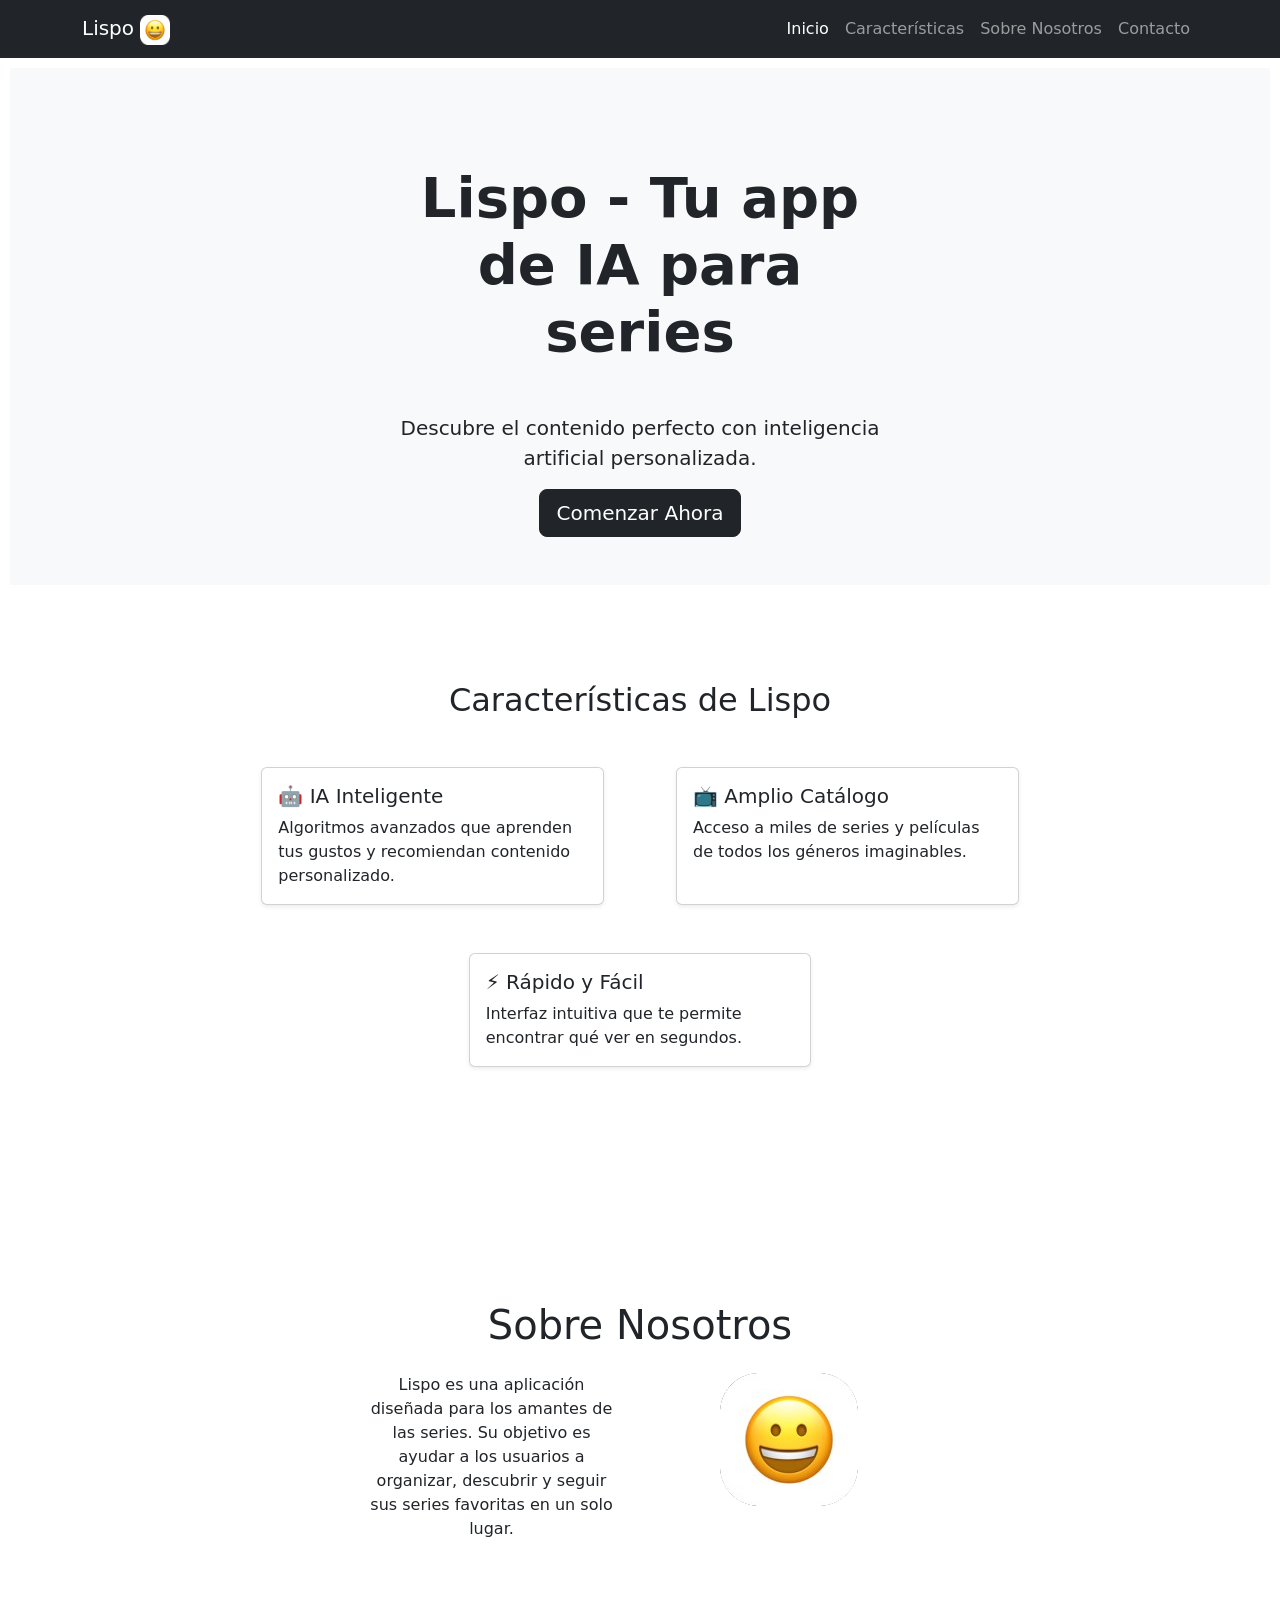
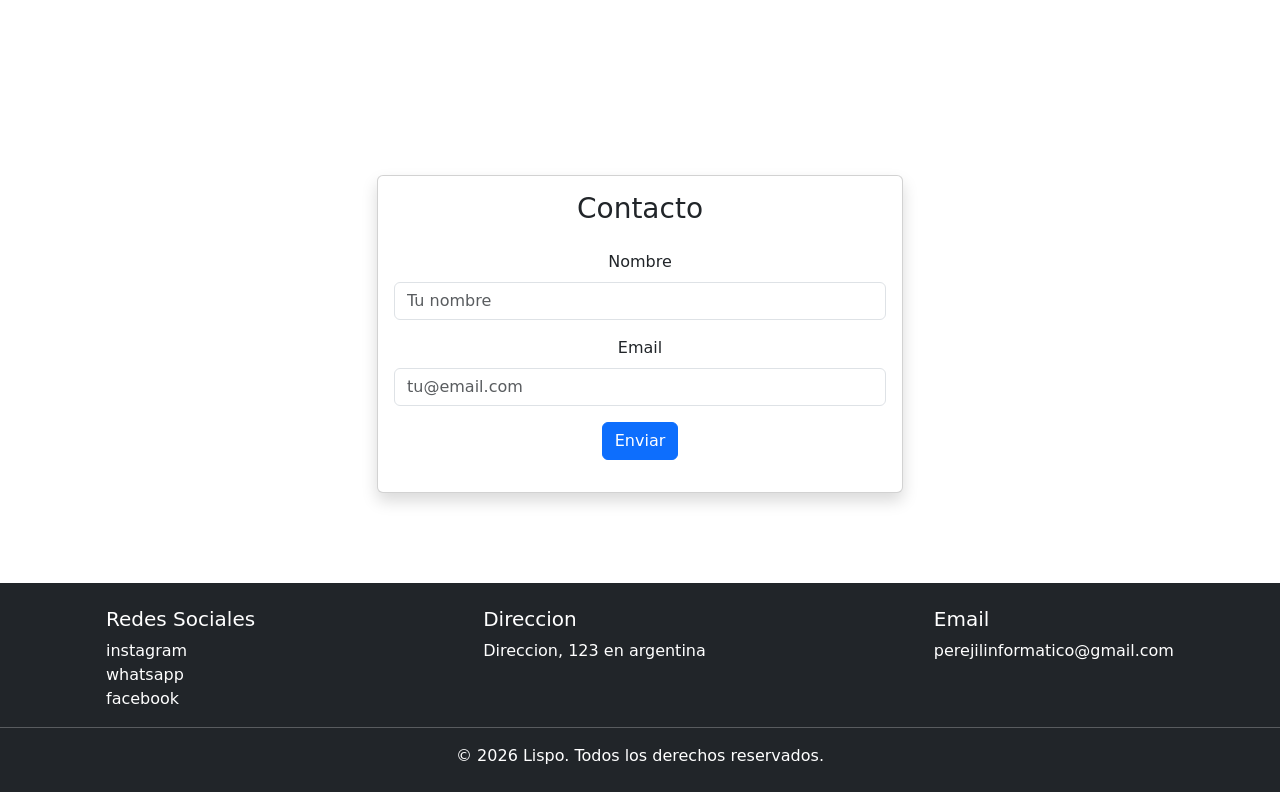
<file: index.html>
<!DOCTYPE html>
<html lang="es">
<head>
    <meta charset="UTF-8">
    <meta name="viewport" content="width=device-width, initial-scale=1.0">
    <title>Proyecto final - landing page</title>
    <meta name="description" content="Una landing page sobre una app fictisia">
    <meta property="og:type" content="proyect" />
    <meta property="og:title" content="Proyecto final - landing page">
    <meta property="og:description" content="Una landing page sobre una app fictisia">
    <link rel="shortcut icon" href="assets/icono.png" type="image/png">
    <link rel="stylesheet" href="style.css">
    <link href="https://cdn.jsdelivr.net/npm/bootstrap@5.3.0/dist/css/bootstrap.min.css" rel="stylesheet">
</head>
<body>
    <!-- Navbar -->
    <nav class="navbar navbar-expand-lg navbar-dark bg-dark">
        <div class="container">
            <a class="navbar-brand" href="#">
                Lispo
                <img src="icono-removebg-preview.png" alt="lispo app icono" width="30px" height="30px">
            </a>
            <button class="navbar-toggler" type="button" data-bs-toggle="collapse" data-bs-target="#navbarNav">
                <span class="navbar-toggler-icon"></span>
            </button>
            <div class="collapse navbar-collapse" id="navbarNav">
                <ul class="navbar-nav ms-auto">
                    <li class="nav-item"><a class="nav-link active" href="#">Inicio</a></li>
                    <li class="nav-item"><a class="nav-link" href="#caracteristicas">Características</a></li>
                    <li class="nav-item"><a class="nav-link" href="#sobre">Sobre Nosotros</a></li>
                    <li class="nav-item"><a class="nav-link" href="#contact">Contacto</a></li>
                </ul>
            </div>
        </div>
    </nav>
    <!-- Hero Section -->
    <section class="bg-light py-5 mb-5">
        <div class="container">
            <div class="row d-flex justify-content-center align-items-center text-center gap-5" id="div_conteiner">
                <div class="col-md-6">
                    <h1 class="display-4 fw-bold mt-5 mb-5">Lispo - Tu app de IA para series</h1>
                    <p class="lead">Descubre el contenido perfecto con inteligencia artificial personalizada.</p>
                    <a href="https://github.com/" class="btn btn-dark btn-lg">Comenzar Ahora</a>
                </div>
            </div>
        </div>
    </section>
    <section class="py-5" id="caracteristicas">
        <div class="container">
            <h2 class="text-center mb-5">Características de Lispo</h2>
            <div class="row justify-content-center gap-5">
                <div class="col-md-4">
                    <div class="card h-100 shadow-sm card_s">
                        <div class="card-body">
                            <h5 class="card-title">🤖 IA Inteligente</h5>
                            <p class="card-text">Algoritmos avanzados que aprenden tus gustos y recomiendan contenido personalizado.</p>
                        </div>
                    </div>
                </div>
                <div class="col-md-4">
                    <div class="card h-100 shadow-sm card_s">
                        <div class="card-body">
                            <h5 class="card-title">📺 Amplio Catálogo</h5>
                            <p class="card-text">Acceso a miles de series y películas de todos los géneros imaginables.</p>
                        </div>
                    </div>
                </div>
                <div class="col-md-4">
                    <div class="card h-100 shadow-sm card_s">
                        <div class="card-body">
                            <h5 class="card-title">⚡ Rápido y Fácil</h5>
                            <p class="card-text">Interfaz intuitiva que te permite encontrar qué ver en segundos.</p>
                        </div>
                    </div>
                </div>
            </div>
        </div>
    </section>
    <section id="sobre">
        <div class="conteiner text-center mt-5">
          <div class="row text-center justify-content-center gap-3">
            <h1 class="mt-5">Sobre Nosotros</h1>
            <div class="col-md-3 text-center">
                <p>Lispo es una aplicación diseñada para los amantes de las series. Su objetivo es ayudar a los usuarios a organizar, descubrir y seguir sus series favoritas en un solo lugar.</p>           
            </div>
           <div class="col-md-3 text-center">
                <img src="icono-removebg-preview.png" alt="icono imagen">
           </div>
          </div>
        </div>
    </section>
    <section id="contact">
        <div class="container mt-5">
        <div class="row justify-content-center">
        <div class="col-md-6">
        <div class="card shadow h-100 w-100 p-0 m-0">
        <div class="card-body">
       <h3 class="text-center mb-4">Contacto</h3>
       <form class="d-flex justify-content-center flex-column text-center">
       <div class="mb-3">
         <label class="form-label">Nombre</label>
         <input type="text" class="form-control" placeholder="Tu nombre">
       </div>
       <div class="mb-3">
        <label class="form-label">Email</label>
        <input type="email" class="form-control" placeholder="tu@email.com">
        <button class="btn btn-primary mt-3" type="submit" onclick="mensaje()">Enviar</button>
      </div>
    </section>
    <!-- Footer -->
    <footer class="bg-dark text-white py-4">
        <div class="d-flex justify-content-around flex-column flex-md-row flex-md-row text-center text-md-start gap-3" id="div_column">
             <div class="d-flex flex-column">
                <h5>Redes Sociales</h5>
                <a href="#" class="a__link a-link">instagram</a>
                <a href="#" class="a__link a-link">whatsapp</a>
                <a href="#" class="a__link a-link">facebook</a>
             </div>
             <div class="d-flex flex-column">
                <h5>Direccion</h5>
                <p>Direccion, 123 en argentina</p>
             </div>
             <div class="d-flex flex-column">
                <h5>Email</h5>
                <p>perejilinformatico@gmail.com</p>
             </div>
        </div>
        <hr>
        <div class="container text-center">
            <p class="mb-0">© 2026 Lispo. Todos los derechos reservados.</p>
        </div>
    </footer>
    <script src="https://cdn.jsdelivr.net/npm/bootstrap@5.3.0/dist/js/bootstrap.bundle.min.js"></script>
    <script src="script.js"></script>
</body>
</html>
</file>
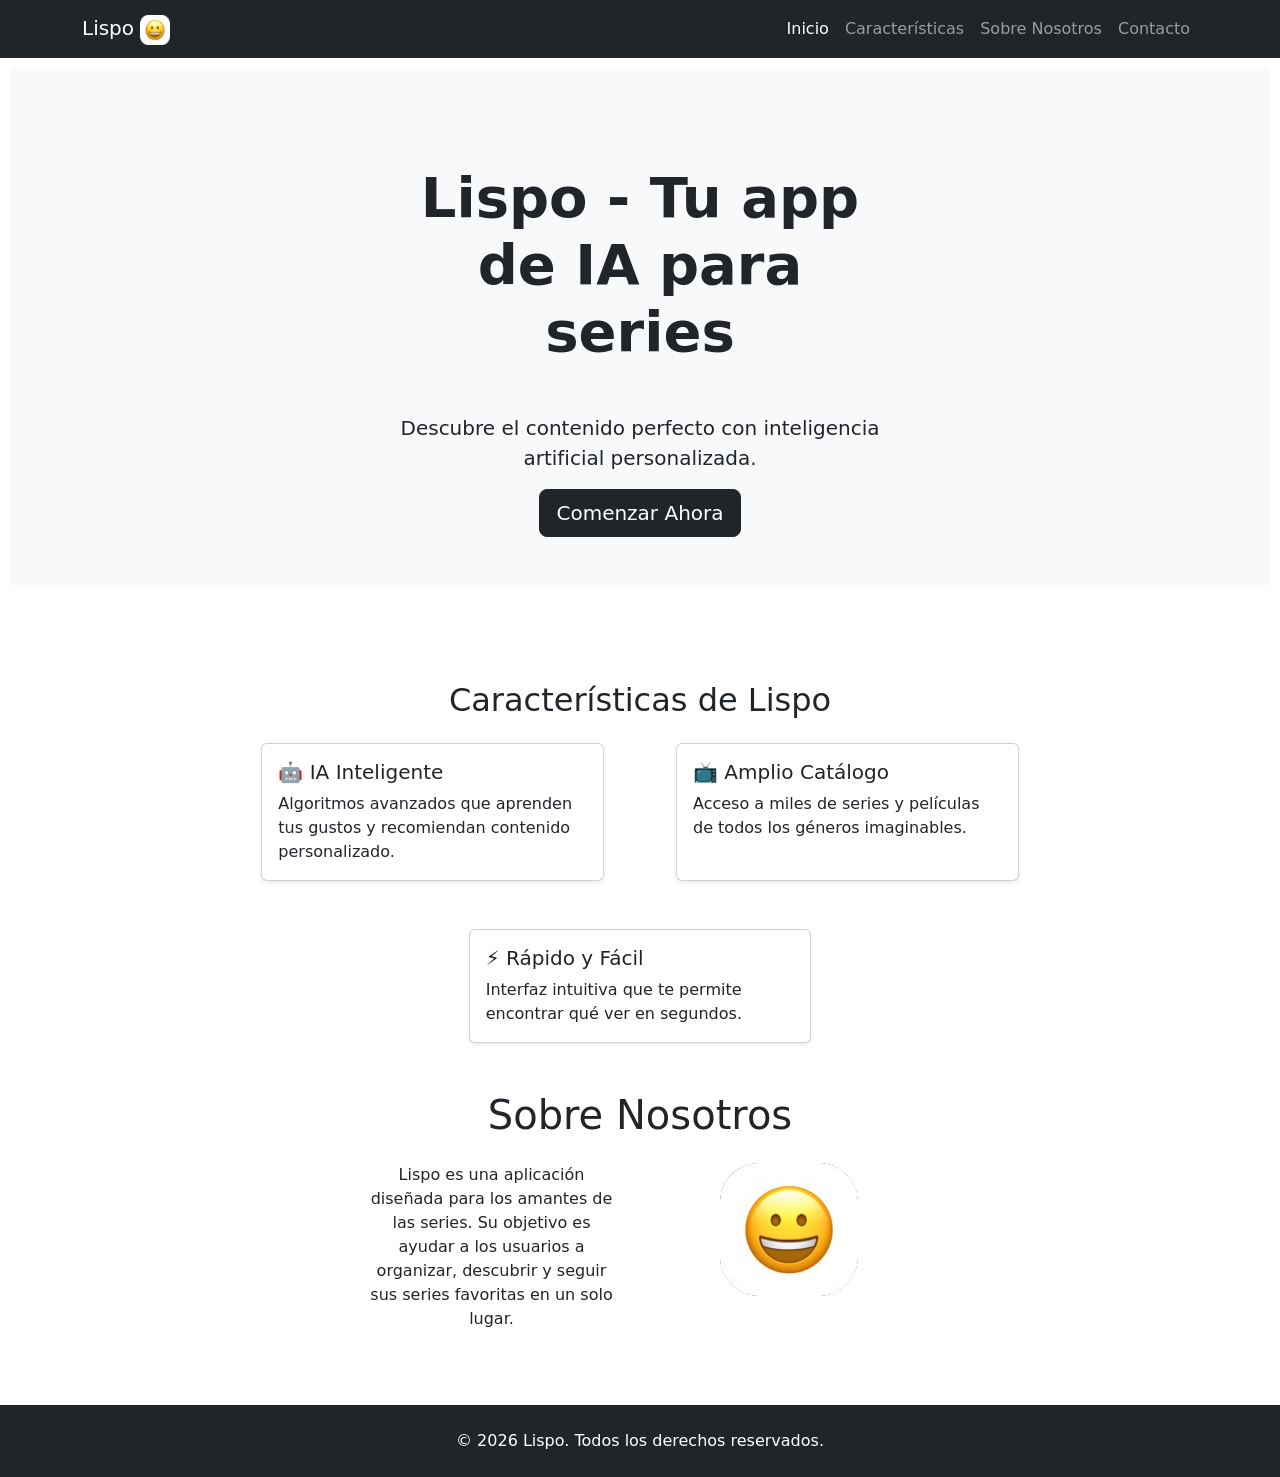
<file: index_simple.html>
<!DOCTYPE html>
<html lang="es">
<head>
    <meta charset="UTF-8">
    <meta name="viewport" content="width=device-width, initial-scale=1.0">
    <title>Proyecto final - landing page</title>
    <meta name="description" content="Una landing page sobre una app fictisia">
    <meta property="og:title" content="Proyecto final - landing page">
    <meta property="og:description" content="Una landing page sobre una app fictisia">
    <link rel="shortcut icon" href="assets/icono.png" type="image/png">
    <link rel="stylesheet" href="style.css">
    <link href="https://cdn.jsdelivr.net/npm/bootstrap@5.3.0/dist/css/bootstrap.min.css" rel="stylesheet">
</head>
<body>
    <!-- Navbar -->
    <nav class="navbar navbar-expand-lg navbar-dark bg-dark">
        <div class="container">
            <a class="navbar-brand" href="#">
                Lispo
                <img src="icono-removebg-preview.png" alt="lispo app icono" width="30px" height="30px">
            </a>
            <button class="navbar-toggler" type="button" data-bs-toggle="collapse" data-bs-target="#navbarNav">
                <span class="navbar-toggler-icon"></span>
            </button>
            <div class="collapse navbar-collapse" id="navbarNav">
                <ul class="navbar-nav ms-auto">
                    <li class="nav-item"><a class="nav-link active" href="#">Inicio</a></li>
                    <li class="nav-item"><a class="nav-link" href="#caracteristicas">Características</a></li>
                    <li class="nav-item"><a class="nav-link" href="#sobre">Sobre Nosotros</a></li>
                    <li class="nav-item"><a class="nav-link" href="#">Contacto</a></li>
                </ul>
            </div>
        </div>
    </nav>
    <!-- Hero Section -->
    <section class="bg-light py-5 mb-5">
        <div class="container">
            <div class="row d-flex justify-content-center align-items-center text-center gap-5" id="div_conteiner">
                <div class="col-md-6">
                    <h1 class="display-4 fw-bold mt-5 mb-5">Lispo - Tu app de IA para series</h1>
                    <p class="lead">Descubre el contenido perfecto con inteligencia artificial personalizada.</p>
                    <a href="https://github.com/" class="btn btn-dark btn-lg">Comenzar Ahora</a>
                </div>
            </div>
        </div>
    </section>
    <section class="py-5">
        <div class="container" id="caracteristicas">
            <h2 class="text-center mb-4">Características de Lispo</h2>
            <div class="row justify-content-center gap-5">
                <div class="col-md-4">
                    <div class="card h-100 shadow-sm">
                        <div class="card-body">
                            <h5 class="card-title">🤖 IA Inteligente</h5>
                            <p class="card-text">Algoritmos avanzados que aprenden tus gustos y recomiendan contenido personalizado.</p>
                        </div>
                    </div>
                </div>
                <div class="col-md-4">
                    <div class="card h-100 shadow-sm">
                        <div class="card-body">
                            <h5 class="card-title">📺 Amplio Catálogo</h5>
                            <p class="card-text">Acceso a miles de series y películas de todos los géneros imaginables.</p>
                        </div>
                    </div>
                </div>
                <div class="col-md-4">
                    <div class="card h-100 shadow-sm">
                        <div class="card-body">
                            <h5 class="card-title">⚡ Rápido y Fácil</h5>
                            <p class="card-text">Interfaz intuitiva que te permite encontrar qué ver en segundos.</p>
                        </div>
                    </div>
                </div>
            </div>
        </div>
        <div class="conteiner text-center mt-5" id="sobre">
          <div class="row text-center justify-content-center gap-3">
            <h1>Sobre Nosotros</h1>
            <div class="col-md-3 text-center">
                <p>Lispo es una aplicación diseñada para los amantes de las series. Su objetivo es ayudar a los usuarios a organizar, descubrir y seguir sus series favoritas en un solo lugar.</p>           
            </div>
           <div class="col-md-3 text-center">
                <img src="icono-removebg-preview.png" alt="icono imagen">
           </div>
          </div>
        </div>
        <div class="" id="">

        </div>
    </section>
    <!-- Footer -->
    <footer class="bg-dark text-white py-4">
        <div class="container text-center">
            <p class="mb-0">© 2026 Lispo. Todos los derechos reservados.</p>
        </div>
    </footer>
    <script src="https://cdn.jsdelivr.net/npm/bootstrap@5.3.0/dist/js/bootstrap.bundle.min.js"></script>
</body>
</html>
</file>
<file: style.css>
section {
    padding: 5rem;
    margin: 10px    ;
}
#mb {
    margin: 2px;
}
.card_s {
    transition: all 0.3s ease-in-out; 
}
.card_s:hover {
 cursor: pointer;  
 transform: translateY(-10px);
}
.a__link {
    text-decoration: none;
    color: white;
}
</file>
